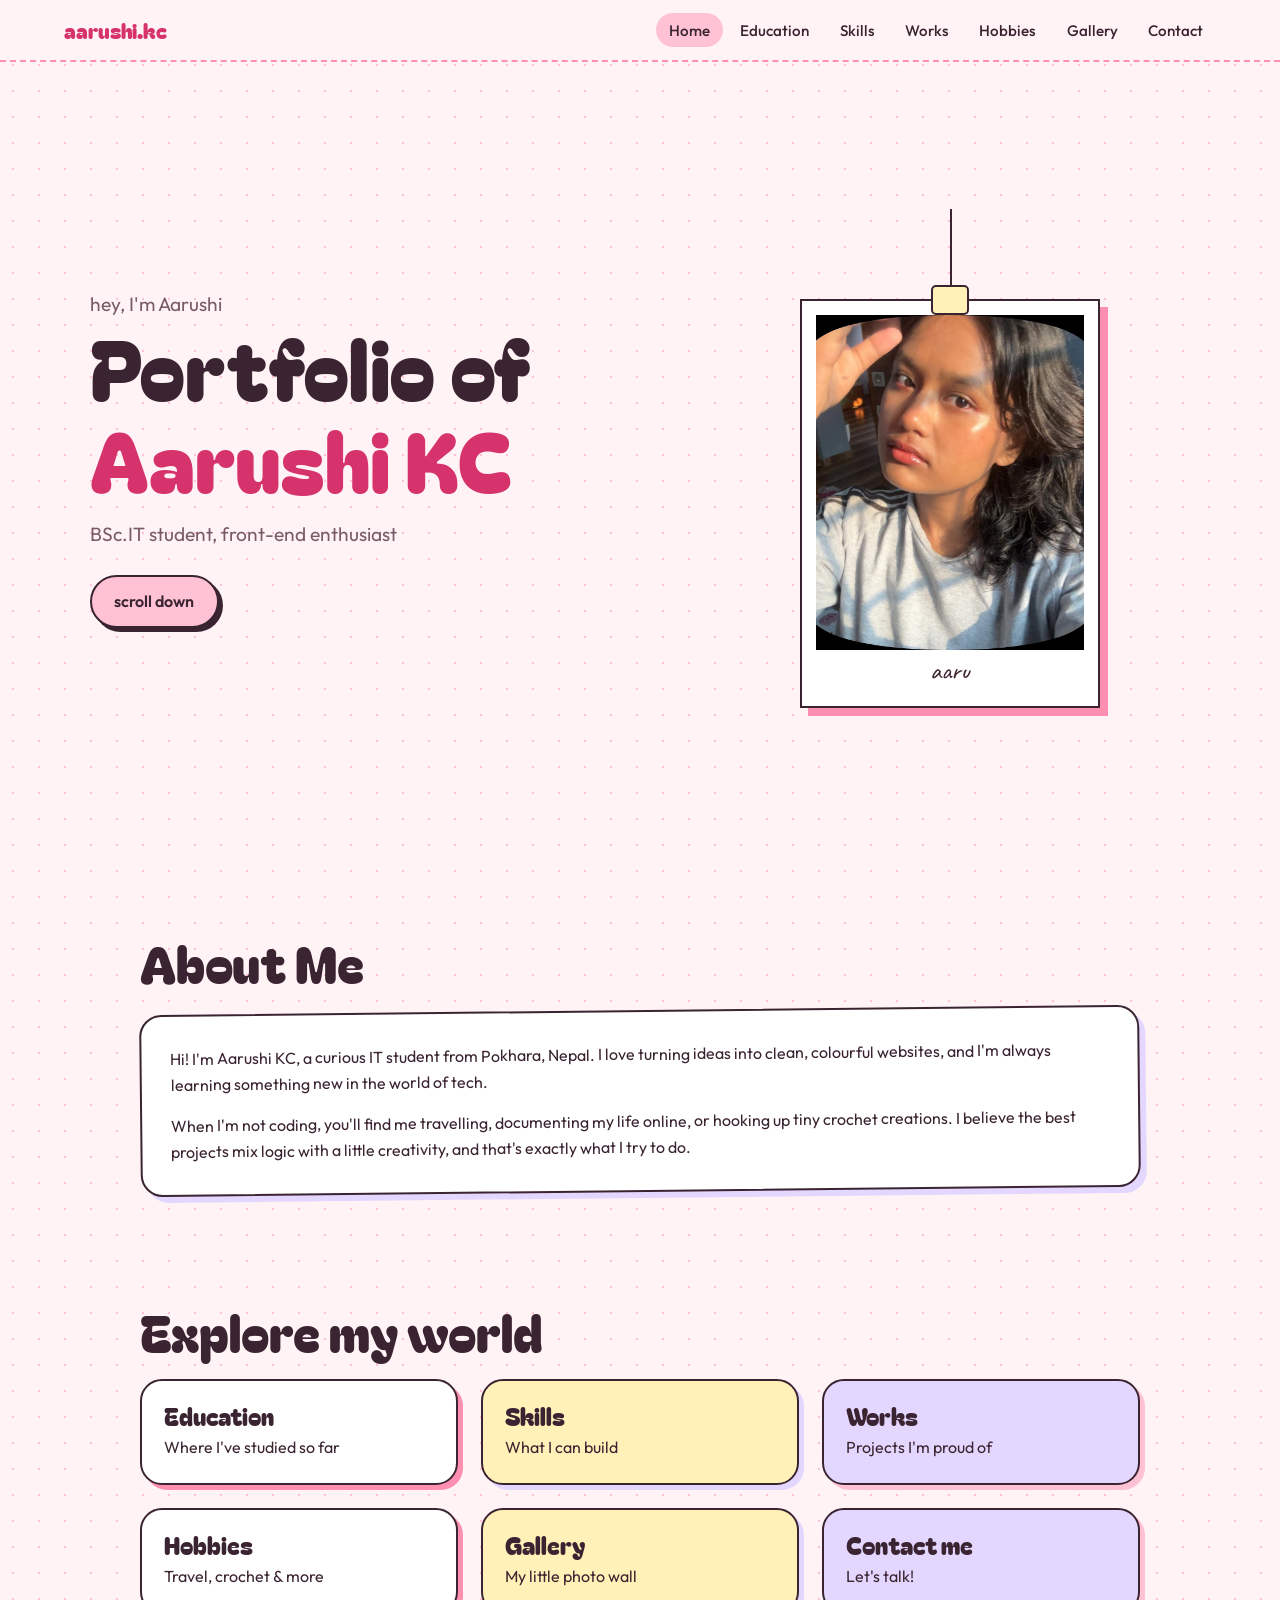
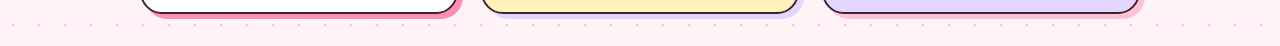
<file: index.html>
<!DOCTYPE html>
<html lang="en">
<head>
<meta charset="UTF-8">
<meta name="viewport" content="width=device-width,initial-scale=1">
<title>Portfolio | Aarushi KC</title>
<link rel="preconnect" href="https://fonts.googleapis.com">
<link href="https://fonts.googleapis.com/css2?family=Bagel+Fat+One&family=Caveat:wght@600&family=Outfit:wght@400;500;600&display=swap" rel="stylesheet">
<link rel="stylesheet" href="style.css">
</head>
<body>

<nav>
  <a class="logo" href="index.html">aarushi.kc</a>
  <ul>
    <li><a href="index.html" class="on" aria-current="page">Home</a></li>
    <li><a href="education.html">Education</a></li>
    <li><a href="skills.html">Skills</a></li>
    <li><a href="works.html">Works</a></li>
    <li><a href="hobbies.html">Hobbies</a></li>
    <li><a href="gallery.html">Gallery</a></li>
    <li><a href="contact.html">Contact</a></li>
  </ul>
</nav>

<main>
  <div class="hero">
    <div>
      <p class="sub" style="margin:0">hey, I'm Aarushi</p>
      <h1>Portfolio of <span>Aarushi KC</span></h1>
      <p class="sub">BSc.IT student, front-end enthusiast</p>
      <a class="btn" href="#about">scroll down</a>
    </div>
    <div class="hang">
      <div class="rope"></div>
      <div class="swing">
        <figure class="polaroid">
          <img src="media/idk.jpeg" alt="Photo of Aarushi KC">
          <figcaption>aaru</figcaption>
        </figure>
      </div>
    </div>
  </div>

  <section id="about">
    <h2>About Me</h2>
    <div class="note">
      <p>Hi! I'm Aarushi KC, a curious IT student from Pokhara, Nepal. I love turning ideas into clean, colourful websites, and I'm always learning something new in the world of tech.</p>
      <p>When I'm not coding, you'll find me travelling, documenting my life online, or hooking up tiny crochet creations. I believe the best projects mix logic with a little creativity, and that's exactly what I try to do.</p>
    </div>
  </section>

  <section>
    <h2>Explore my world</h2>
    <div class="grid">
      <a class="card" href="education.html"><h3>Education</h3><p>Where I've studied so far</p></a>
      <a class="card" href="skills.html"><h3>Skills</h3><p>What I can build</p></a>
      <a class="card" href="works.html"><h3>Works</h3><p>Projects I'm proud of</p></a>
      <a class="card" href="hobbies.html"><h3>Hobbies</h3><p>Travel, crochet &amp; more</p></a>
      <a class="card" href="gallery.html"><h3>Gallery</h3><p>My little photo wall</p></a>
      <a class="card" href="contact.html"><h3>Contact me</h3><p>Let's talk!</p></a>
    </div>
  </section>
</main>

</body>
</html>
</file>
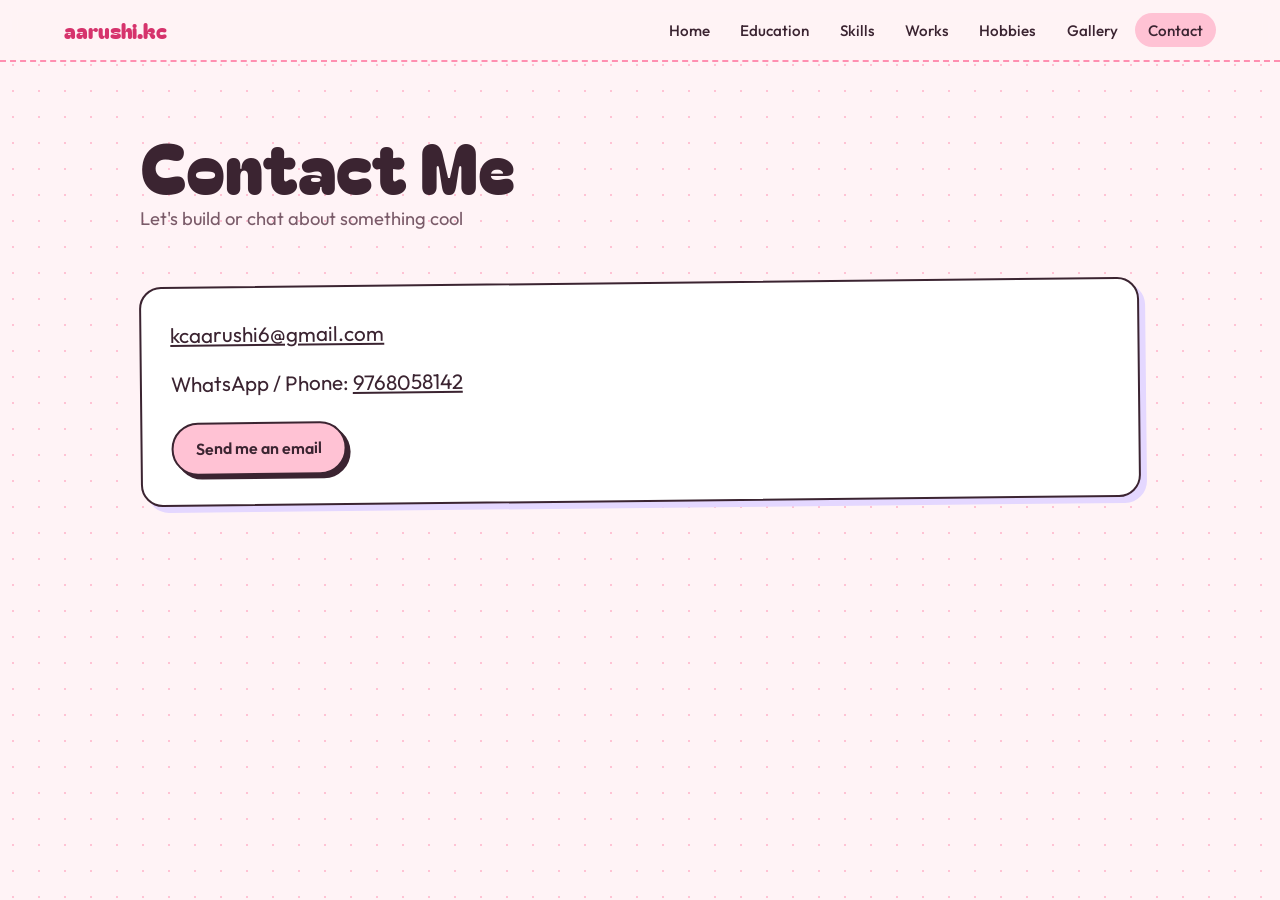
<file: contact.html>
<!DOCTYPE html>
<html lang="en"><head><meta charset="UTF-8"><meta name="viewport" content="width=device-width,initial-scale=1">
<title>Contact | Aarushi KC</title><link rel="preconnect" href="https://fonts.googleapis.com"><link href="https://fonts.googleapis.com/css2?family=Bagel+Fat+One&family=Caveat:wght@600&family=Outfit:wght@400;500;600&display=swap" rel="stylesheet"><link rel="stylesheet" href="style.css"></head>
<body><nav><a class="logo" href="index.html">aarushi.kc </a><ul><li><a href="index.html">Home</a></li><li><a href="education.html">Education</a></li><li><a href="skills.html">Skills</a></li><li><a href="works.html">Works</a></li><li><a href="hobbies.html">Hobbies</a></li><li><a href="gallery.html">Gallery</a></li><li><a href="contact.html" class=on aria-current=page>Contact</a></li></ul></nav>
<main><div class="page-head"><h1 style="font-size:clamp(2.4rem,7vw,4.4rem)">Contact Me </h1><p>Let's build or chat about something cool</p></div><section style="padding-top:3rem"><div class="note"><p class="contact-line"> <a href="mailto:kcaarushi6@gmail.com">kcaarushi6@gmail.com</a></p>
<p class="contact-line"> WhatsApp / Phone: <a href="https://wa.me/9779768058142">9768058142</a></p>
<p style="margin-top:1.4rem"><a class="btn" href="mailto:kcaarushi6@gmail.com">Send me an email</a></p></div></section></main></body></html>
</file>
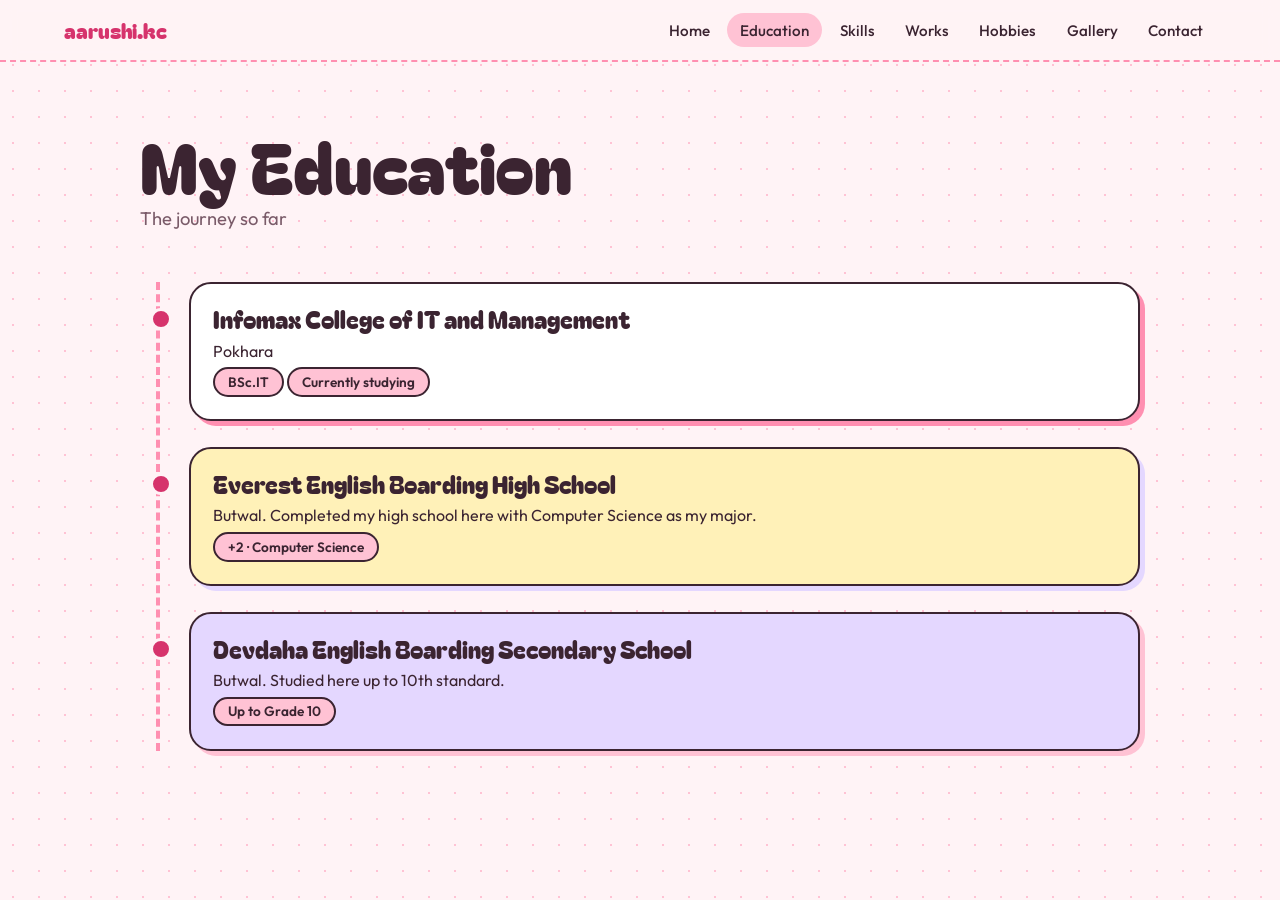
<file: education.html>
<!DOCTYPE html>
<html lang="en"><head><meta charset="UTF-8"><meta name="viewport" content="width=device-width,initial-scale=1">
<title>Education | Aarushi KC</title><link rel="preconnect" href="https://fonts.googleapis.com"><link href="https://fonts.googleapis.com/css2?family=Bagel+Fat+One&family=Caveat:wght@600&family=Outfit:wght@400;500;600&display=swap" rel="stylesheet"><link rel="stylesheet" href="style.css"></head>
<body><nav><a class="logo" href="index.html">aarushi.kc </a><ul><li><a href="index.html">Home</a></li><li><a href="education.html" class=on aria-current=page>Education</a></li><li><a href="skills.html">Skills</a></li><li><a href="works.html">Works</a></li><li><a href="hobbies.html">Hobbies</a></li><li><a href="gallery.html">Gallery</a></li><li><a href="contact.html">Contact</a></li></ul></nav>
<main><div class="page-head"><h1 style="font-size:clamp(2.4rem,7vw,4.4rem)">My Education </h1><p>The journey so far</p></div><section style="padding-top:3rem"><div class="tl">
<div class="card"><h3>Infomax College of IT and Management</h3><p>Pokhara</p><span class="tag">BSc.IT</span><span class="tag">Currently studying</span></div>
<div class="card"><h3>Everest English Boarding High School</h3><p>Butwal. Completed my high school here with Computer Science as my major.</p><span class="tag">+2 · Computer Science</span></div>
<div class="card"><h3>Devdaha English Boarding Secondary School</h3><p>Butwal. Studied here up to 10th standard.</p><span class="tag">Up to Grade 10</span></div></div></section></main></body></html>
</file>
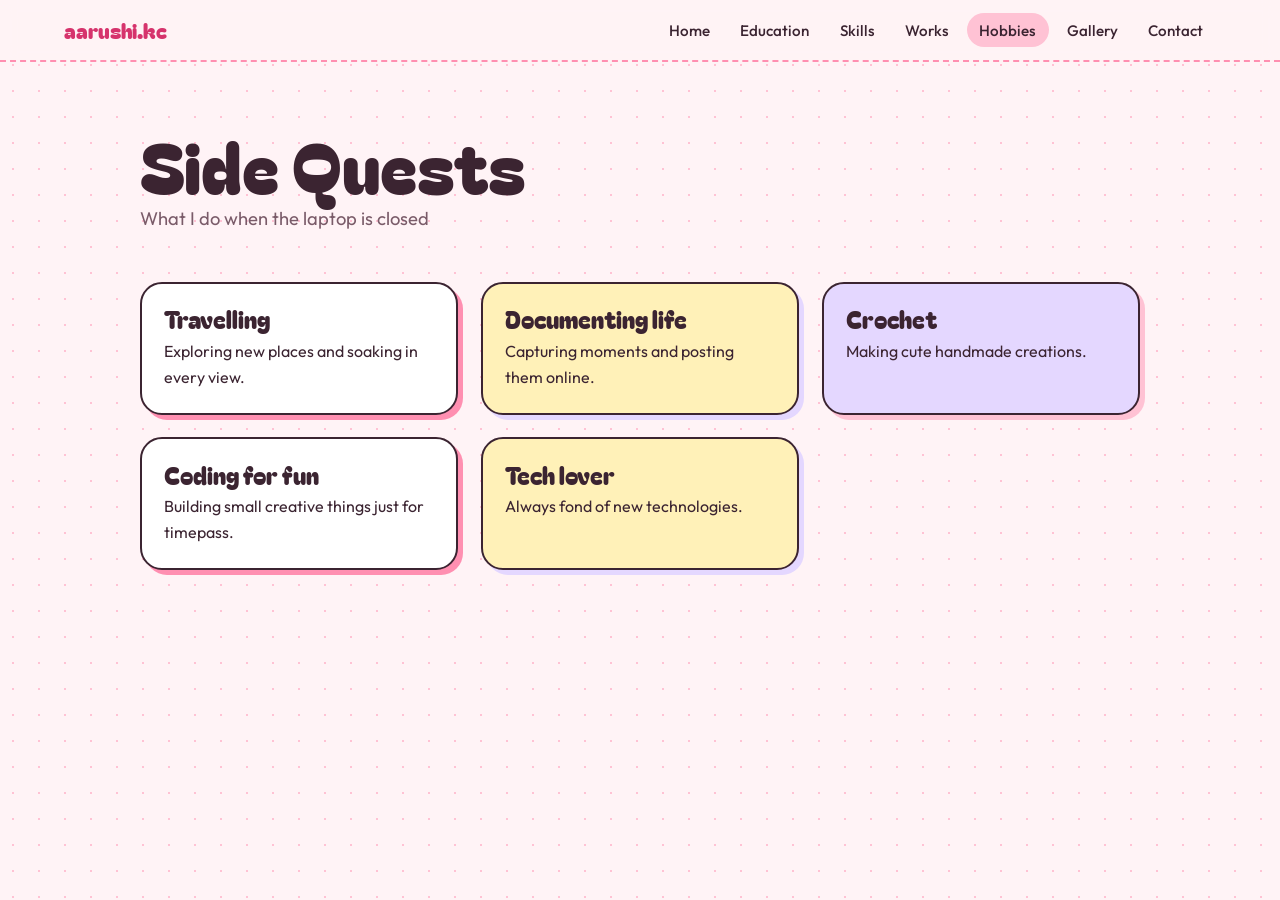
<file: hobbies.html>
<!DOCTYPE html>
<html lang="en"><head><meta charset="UTF-8"><meta name="viewport" content="width=device-width,initial-scale=1">
<title>Hobbies | Aarushi KC</title><link rel="preconnect" href="https://fonts.googleapis.com"><link href="https://fonts.googleapis.com/css2?family=Bagel+Fat+One&family=Caveat:wght@600&family=Outfit:wght@400;500;600&display=swap" rel="stylesheet"><link rel="stylesheet" href="style.css"></head>
<body><nav><a class="logo" href="index.html">aarushi.kc </a><ul><li><a href="index.html">Home</a></li><li><a href="education.html">Education</a></li><li><a href="skills.html">Skills</a></li><li><a href="works.html">Works</a></li><li><a href="hobbies.html" class=on aria-current=page>Hobbies</a></li><li><a href="gallery.html">Gallery</a></li><li><a href="contact.html">Contact</a></li></ul></nav>
<main><div class="page-head"><h1 style="font-size:clamp(2.4rem,7vw,4.4rem)">Side Quests </h1><p>What I do when the laptop is closed</p></div><section style="padding-top:3rem"><div class="grid">
<div class="card"><div class="em"></div><h3>Travelling</h3><p>Exploring new places and soaking in every view.</p></div>
<div class="card"><div class="em"></div><h3>Documenting life</h3><p>Capturing moments and posting them online.</p></div>
<div class="card"><div class="em"></div><h3>Crochet</h3><p>Making cute handmade creations.</p></div>
<div class="card"><div class="em"></div><h3>Coding for fun</h3><p>Building small creative things just for timepass.</p></div>
<div class="card"><div class="em"></div><h3>Tech lover</h3><p>Always fond of new technologies.</p></div></div></section></main></body></html>
</file>
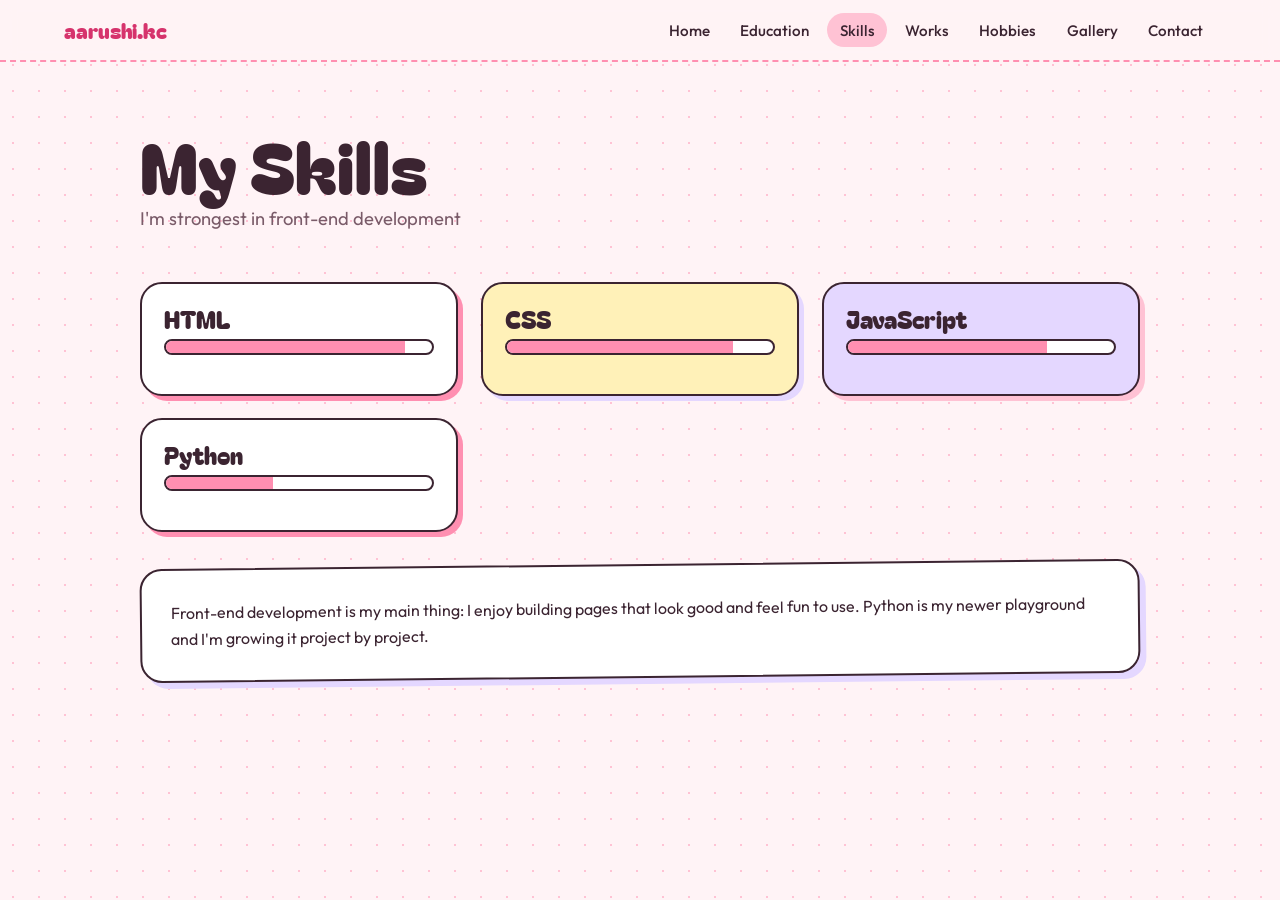
<file: skills.html>
<!DOCTYPE html>
<html lang="en"><head><meta charset="UTF-8"><meta name="viewport" content="width=device-width,initial-scale=1">
<title>Skills | Aarushi KC</title><link rel="preconnect" href="https://fonts.googleapis.com"><link href="https://fonts.googleapis.com/css2?family=Bagel+Fat+One&family=Caveat:wght@600&family=Outfit:wght@400;500;600&display=swap" rel="stylesheet"><link rel="stylesheet" href="style.css"></head>
<body><nav><a class="logo" href="index.html">aarushi.kc </a><ul><li><a href="index.html">Home</a></li><li><a href="education.html">Education</a></li><li><a href="skills.html" class=on aria-current=page>Skills</a></li><li><a href="works.html">Works</a></li><li><a href="hobbies.html">Hobbies</a></li><li><a href="gallery.html">Gallery</a></li><li><a href="contact.html">Contact</a></li></ul></nav>
<main><div class="page-head"><h1 style="font-size:clamp(2.4rem,7vw,4.4rem)">My Skills </h1><p>I'm strongest in front-end development</p></div><section style="padding-top:3rem"><div class="grid"><div class="card"><h3>HTML</h3><div class="bar"><i style="width:90%"></i></div></div><div class="card"><h3>CSS</h3><div class="bar"><i style="width:85%"></i></div></div><div class="card"><h3>JavaScript</h3><div class="bar"><i style="width:75%"></i></div></div><div class="card"><h3>Python</h3><div class="bar"><i style="width:40%"></i></div></div></div><div class="note" style="margin-top:2rem"><p>Front-end development is my main thing: I enjoy building pages that look good and feel fun to use. Python is my newer playground and I'm growing it project by project.</p></div></section></main></body></html>
</file>
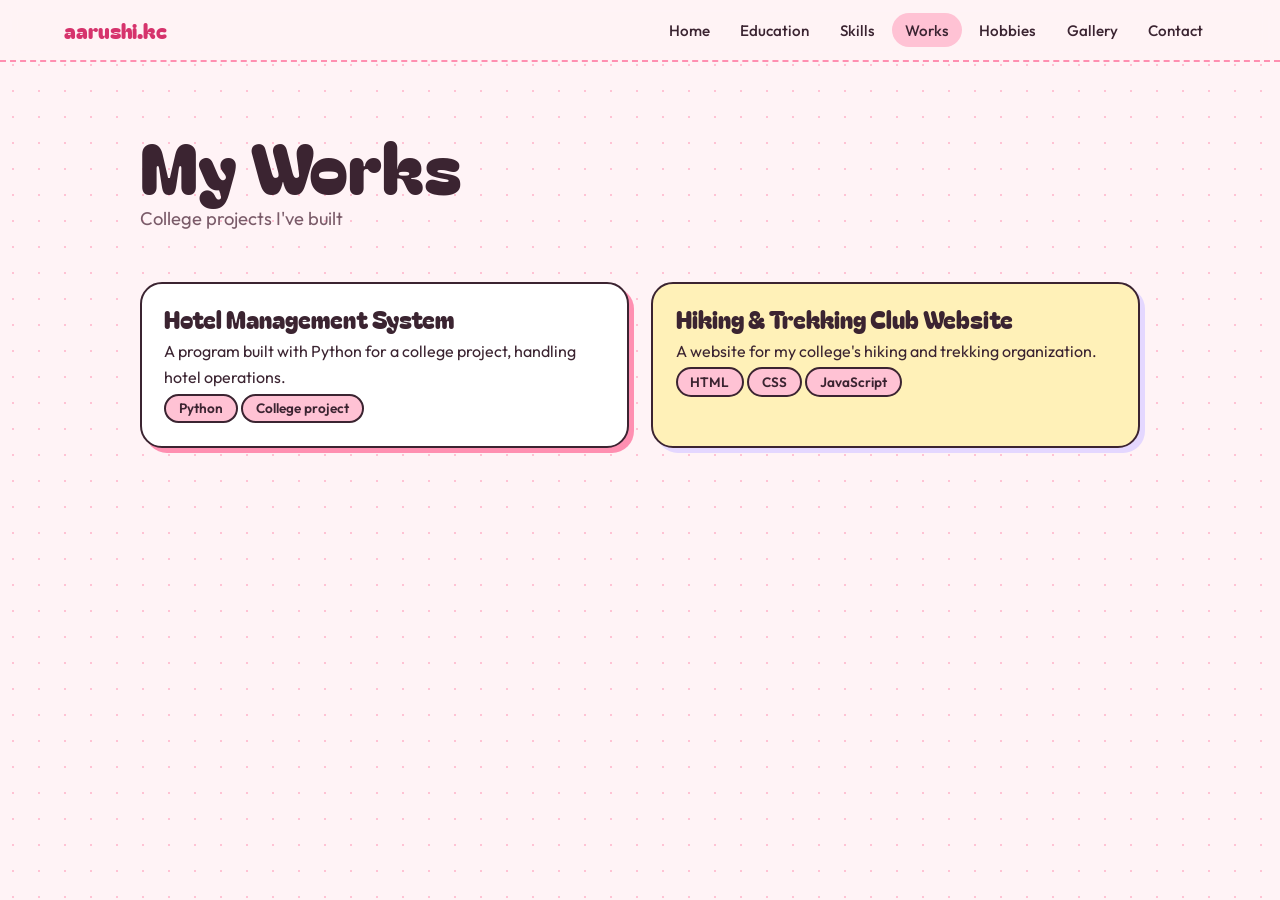
<file: works.html>
<!DOCTYPE html>
<html lang="en"><head><meta charset="UTF-8"><meta name="viewport" content="width=device-width,initial-scale=1">
<title>Works | Aarushi KC</title><link rel="preconnect" href="https://fonts.googleapis.com"><link href="https://fonts.googleapis.com/css2?family=Bagel+Fat+One&family=Caveat:wght@600&family=Outfit:wght@400;500;600&display=swap" rel="stylesheet"><link rel="stylesheet" href="style.css"></head>
<body><nav><a class="logo" href="index.html">aarushi.kc </a><ul><li><a href="index.html">Home</a></li><li><a href="education.html">Education</a></li><li><a href="skills.html">Skills</a></li><li><a href="works.html" class=on aria-current=page>Works</a></li><li><a href="hobbies.html">Hobbies</a></li><li><a href="gallery.html">Gallery</a></li><li><a href="contact.html">Contact</a></li></ul></nav>
<main><div class="page-head"><h1 style="font-size:clamp(2.4rem,7vw,4.4rem)">My Works </h1><p>College projects I've built</p></div><section style="padding-top:3rem"><div class="grid">
<div class="card"><div class="em"></div><h3>Hotel Management System</h3><p>A program built with Python for a college project, handling hotel operations.</p><span class="tag">Python</span><span class="tag">College project</span></div>
<div class="card"><div class="em"></div><h3>Hiking &amp; Trekking Club Website</h3><p>A website for my college's hiking and trekking organization.</p><span class="tag">HTML</span><span class="tag">CSS</span><span class="tag">JavaScript</span></div></div></section></main></body></html>
</file>
<file: style.css>
:root{--bg:#fff3f6;--paper:#ffffff;--pink:#ffc2d4;--pink-d:#ff8fb1;--rose:#d6336c;--ink:#3b2431;--soft:#7a5b69;--lilac:#e4d7ff;--butter:#fff1b8}
*{box-sizing:border-box;margin:0;padding:0}
html{scroll-behavior:smooth}
body{font-family:'Outfit',sans-serif;background:var(--bg);color:var(--ink);line-height:1.65;
background-image:radial-gradient(var(--pink) 1.2px,transparent 1.2px);background-size:26px 26px}
a{color:inherit}
h1,h2,h3{font-family:'Bagel Fat One',cursive;font-weight:400;line-height:1.1}
nav{position:sticky;top:0;z-index:10;display:flex;flex-wrap:wrap;gap:.4rem;align-items:center;justify-content:space-between;padding:.8rem 5vw;background:rgba(255,243,246,.9);backdrop-filter:blur(8px);border-bottom:2px dashed var(--pink-d)}
.logo{font-family:'Bagel Fat One';font-size:1.3rem;text-decoration:none;color:var(--rose)}
nav ul{display:flex;flex-wrap:wrap;gap:.3rem;list-style:none}
nav ul a{display:block;padding:.3rem .8rem;border-radius:99px;text-decoration:none;font-weight:500;font-size:.95rem}
nav ul a:hover,nav ul a.on{background:var(--pink);}
a:focus-visible,button:focus-visible{outline:3px solid var(--rose);outline-offset:3px}
main{padding:0 5vw}
.hero{min-height:88vh;display:grid;grid-template-columns:1.1fr .9fr;gap:2rem;align-items:center;max-width:1100px;margin:auto}
.hero h1{font-size:clamp(2.6rem,7vw,5.2rem);color:var(--ink)}
.hero h1 span{display:block;color:var(--rose)}
.hero p.sub{margin:1rem 0 1.5rem;font-size:1.2rem;color:var(--soft)}
.btn{display:inline-block;padding:.7rem 1.4rem;border:2px solid var(--ink);border-radius:99px;background:var(--pink);font-weight:600;text-decoration:none;box-shadow:4px 4px 0 var(--ink);transition:transform .15s,box-shadow .15s}
.btn:hover{transform:translate(2px,2px);box-shadow:2px 2px 0 var(--ink)}
.hang{position:relative;display:flex;justify-content:center;padding-top:90px}
.rope{position:absolute;top:0;left:50%;width:2px;height:90px;background:var(--ink);transform-origin:top}
.swing{transform-origin:50% -90px;animation:swing 5s ease-in-out infinite;position:relative}
@keyframes swing{0%,100%{transform:rotate(4deg)}50%{transform:rotate(-4deg)}}
.polaroid{background:#fff;padding:14px 14px 56px;border:2px solid var(--ink);box-shadow:8px 8px 0 var(--pink-d);width:min(300px,70vw);position:relative}
.polaroid img{display:block;width:100%;aspect-ratio:4/5;object-fit:cover;background:var(--lilac)}
.polaroid::before{content:"";position:absolute;top:-16px;left:50%;width:34px;height:26px;transform:translateX(-50%);background:var(--butter);border:2px solid var(--ink);border-radius:5px}
.polaroid figcaption{position:absolute;bottom:14px;left:0;right:0;text-align:center;font-family:'Caveat',cursive;font-size:1.6rem}
.ticker{overflow:hidden;background:var(--ink);color:var(--pink);padding:.6rem 0;margin:0 -5vw;transform:rotate(-1.2deg);white-space:nowrap}
.ticker div{display:inline-block;animation:tick 22s linear infinite;font-family:'Bagel Fat One';font-size:1.2rem}
@keyframes tick{to{transform:translateX(-50%)}}
section{max-width:1000px;margin:auto;padding:5rem 0 2rem}
h2{font-size:clamp(2rem,5vw,3.2rem);margin-bottom:1.2rem}
.note{background:var(--paper);border:2px solid var(--ink);border-radius:22px;padding:1.8rem;box-shadow:6px 6px 0 var(--lilac);transform:rotate(-.6deg)}
.note p+p{margin-top:.9rem}
.grid{display:grid;grid-template-columns:repeat(auto-fit,minmax(250px,1fr));gap:1.4rem}
.card{display:block;text-decoration:none;background:var(--paper);border:2px solid var(--ink);border-radius:22px;padding:1.4rem;box-shadow:5px 5px 0 var(--pink-d);transition:transform .2s}
.card:nth-child(3n+2){background:var(--butter);box-shadow:5px 5px 0 var(--lilac)}
.card:nth-child(3n){background:var(--lilac);box-shadow:5px 5px 0 var(--pink)}
.card:hover{transform:rotate(-1.5deg) translateY(-4px)}
.card h3{font-size:1.5rem;margin-bottom:.3rem}
.card .em{font-size:2rem}
.page-head{max-width:1000px;margin:auto;padding:4rem 0 0}
.page-head p{color:var(--soft);font-size:1.15rem}
.tl{border-left:4px dashed var(--pink-d);margin-left:1rem;padding-left:1.8rem;display:grid;gap:1.6rem}
.tl .card{position:relative}
.tl .card::before{content:"";position:absolute;left:-2.55rem;top:1.5rem;width:16px;height:16px;border-radius:50%;background:var(--rose);border:3px solid var(--bg)}
.tag{display:inline-block;background:var(--pink);border:2px solid var(--ink);border-radius:99px;padding:.1rem .8rem;font-size:.85rem;font-weight:600;margin:.2rem .2rem 0 0}
.bar{height:16px;background:#fff;border:2px solid var(--ink);border-radius:99px;overflow:hidden;margin:.4rem 0 1rem}
.bar i{display:block;height:100%;background:var(--pink-d)}
.gal{display:grid;grid-template-columns:repeat(auto-fit,minmax(220px,1fr));gap:2rem}
.gal .polaroid{width:100%}
.gal figure:nth-child(odd){transform:rotate(-2.5deg)}.gal figure:nth-child(even){transform:rotate(2deg)}
.contact-line{font-size:1.3rem;word-break:break-word}
footer{text-align:center;padding:4rem 1rem 2rem;font-family:'Caveat';font-size:1.5rem;color:var(--soft)}
@media(max-width:760px){.hero{grid-template-columns:1fr;text-align:center;padding-top:2rem}.hang{order:-1}}
@media(prefers-reduced-motion:reduce){.swing,.ticker div{animation:none}html{scroll-behavior:auto}}
</file>
